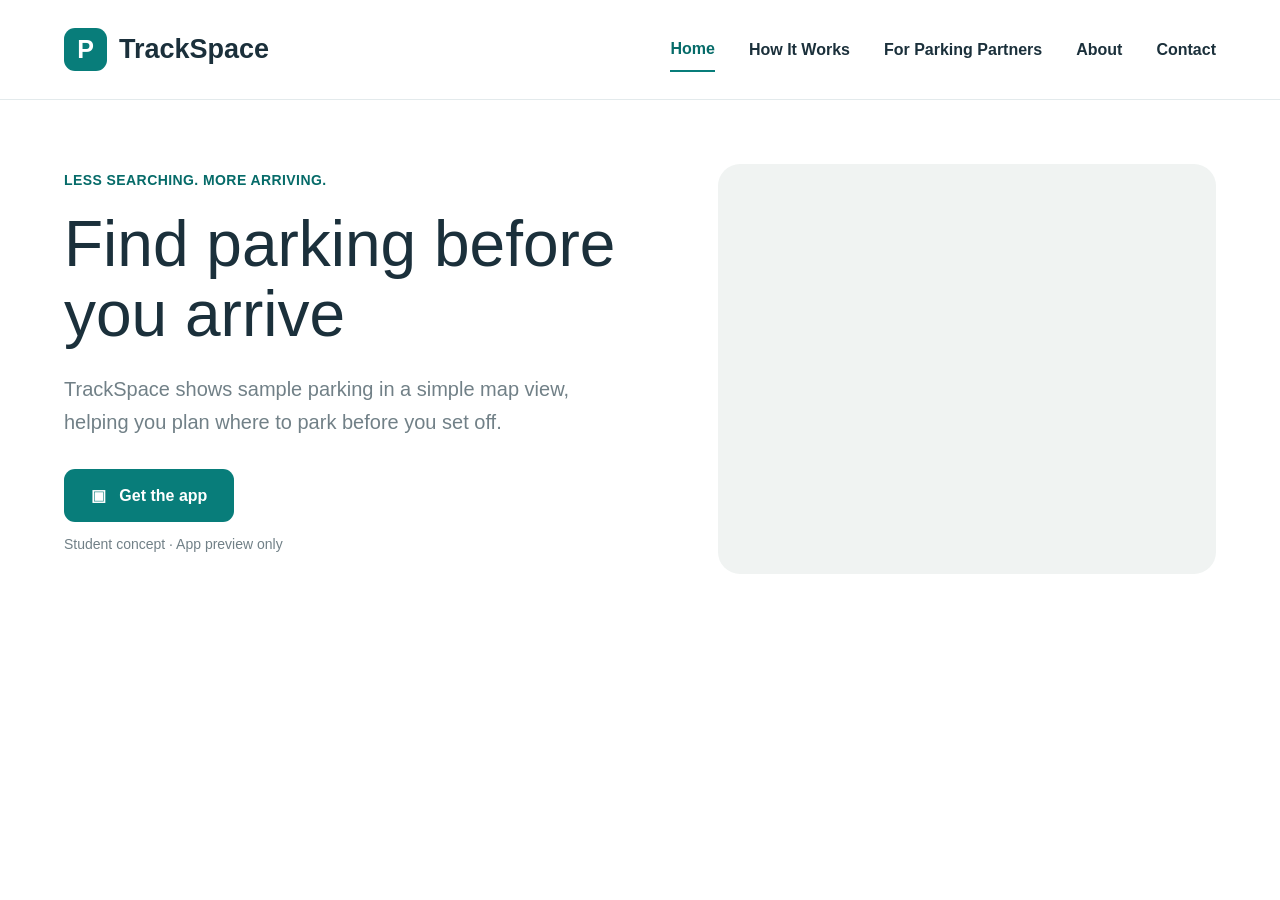
<file: index.html>
<!DOCTYPE html>
<html lang="en">
<head>
  <meta charset="UTF-8">
  <meta name="viewport" content="width=device-width, initial-scale=1">
  <title>TrackSpace — Find parking before you arrive</title>
  <link rel="stylesheet" href="style.css">
  <script src="script.js" defer></script>
</head>
<body>
  <header class="site-header">
    <a class="brand" href="index.html">
      <span class="brand-icon">P</span>
      <span>TrackSpace</span>
    </a>

    <button class="menu-toggle" aria-label="Toggle navigation" aria-expanded="false">☰</button>

    <nav class="navigation">
      <a class="active" href="index.html">Home</a>
      <a href="how-it-works.html">How It Works</a>
      <a href="how-it-works.html#partners">For Parking Partners</a>
      <a href="#about">About</a>
      <a href="#contact">Contact</a>
    </nav>
  </header>

  <main class="container">
    <section class="hero">
      <div class="hero-copy">
        <p class="eyebrow">LESS SEARCHING. MORE ARRIVING.</p>
        <h1>Find parking before you arrive</h1>
        <p class="intro">
          TrackSpace shows sample parking in a simple map view, helping you
          plan where to park before you set off.
        </p>
        <a class="button" href="signin.html">▣ &nbsp; Get the app</a>
        <p class="small-note">Student concept · App preview only</p>
      </div>

      <div class="map-column">
        <div class="map" aria-label="Illustrative map showing sample parking locations">
          <div class="map-block b
</file>
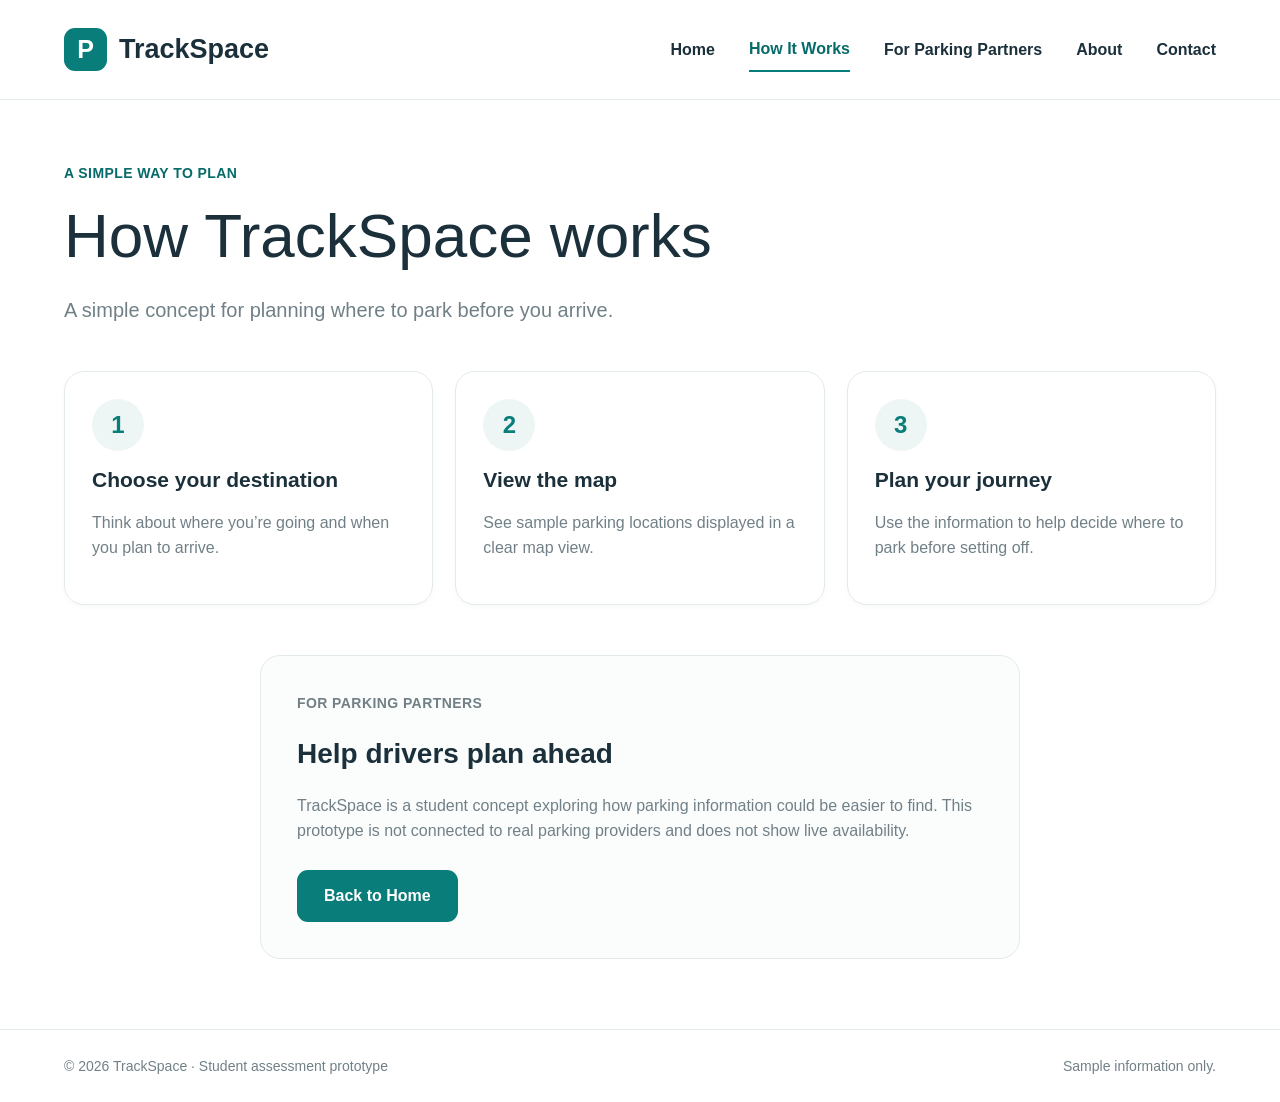
<file: how-it-works.html>
<!DOCTYPE html>
<html lang="en">
<head>
  <meta charset="UTF-8">
  <meta name="viewport" content="width=device-width, initial-scale=1">
  <title>How It Works — TrackSpace</title>
  <link rel="stylesheet" href="style.css">
  <script src="script.js" defer></script>
</head>
<body>
  <header class="site-header">
    <a class="brand" href="index.html">
      <span class="brand-icon">P</span><span>TrackSpace</span>
    </a>
    <button class="menu-toggle" aria-label="Toggle navigation" aria-expanded="false">☰</button>
    <nav class="navigation">
      <a href="index.html">Home</a>
      <a class="active" href="how-it-works.html">How It Works</a>
      <a href="#partners">For Parking Partners</a>
      <a href="index.html#about">About</a>
      <a href="index.html#contact">Contact</a>
    </nav>
  </header>

  <main class="container content-page">
    <p class="eyebrow">A SIMPLE WAY TO PLAN</p>
    <h1>How TrackSpace works</h1>
    <p class="intro">A simple concept for planning where to park before you arrive.</p>

    <section class="steps-grid">
      <article class="step-card">
        <span class="step-number">1</span>
        <h2>Choose your destination</h2>
        <p>Think about where you’re going and when you plan to arrive.</p>
      </article>
      <article class="step-card">
        <span class="step-number">2</span>
        <h2>View the map</h2>
        <p>See sample parking locations displayed in a clear map view.</p>
      </article>
      <article class="step-card">
        <span class="step-number">3</span>
        <h2>Plan your journey</h2>
        <p>Use the information to help decide where to park before setting off.</p>
      </article>
    </section>

    <section class="partner-panel" id="partners">
      <p class="eyebrow">FOR PARKING PARTNERS</p>
      <h2>Help drivers plan ahead</h2>
      <p>
        TrackSpace is a student concept exploring how parking information
        could be easier to find. This prototype is not connected to real
        parking providers and does not show live availability.
      </p>
      <a class="button" href="index.html">Back to Home</a>
    </section>
  </main>

  <footer class="site-footer">
    <span>© 2026 TrackSpace · Student assessment prototype</span>
    <span>Sample information only.</span>
  </footer>
</body>
</html>
</file>
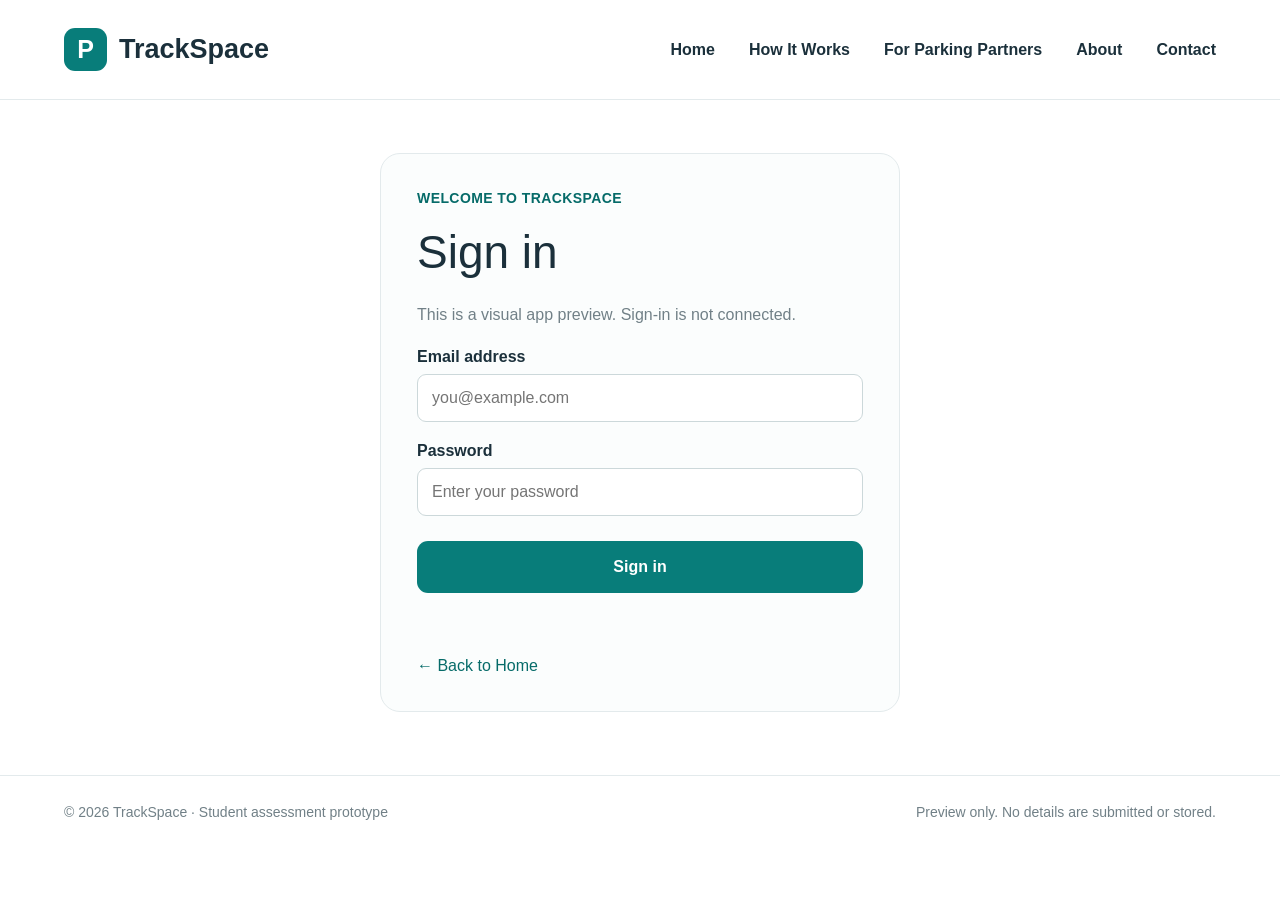
<file: signin.html>
<!DOCTYPE html>
<html lang="en">
<head>
  <meta charset="UTF-8">
  <meta name="viewport" content="width=device-width, initial-scale=1">
  <title>Sign In — TrackSpace</title>
  <link rel="stylesheet" href="style.css">
  <script src="script.js" defer></script>
</head>
<body>
  <header class="site-header">
    <a class="brand" href="index.html">
      <span class="brand-icon">P</span><span>TrackSpace</span>
    </a>
    <button class="menu-toggle" aria-label="Toggle navigation" aria-expanded="false">☰</button>
    <nav class="navigation">
      <a href="index.html">Home</a>
      <a href="how-it-works.html">How It Works</a>
      <a href="how-it-works.html#partners">For Parking Partners</a>
      <a href="index.html#about">About</a>
      <a href="index.html#contact">Contact</a>
    </nav>
  </header>

  <main class="container signin-page">
    <section class="signin-card">
      <p class="eyebrow">WELCOME TO TRACKSPACE</p>
      <h1>Sign in</h1>
      <p class="intro">This is a visual app preview. Sign-in is not connected.</p>

      <form id="signin-form">
        <label for="email">Email address</label>
        <input id="email" type="email" placeholder="you@example.com" required>

        <label for="password">Password</label>
        <input id="password" type="password" placeholder="Enter your password" required>

        <button class="button full-button" type="submit">Sign in</button>
        <p class="form-message" id="form-message" aria-live="polite"></p>
      </form>

      <a class="back-link" href="index.html">← Back to Home</a>
    </section>
  </main>

  <footer class="site-footer">
    <span>© 2026 TrackSpace · Student assessment prototype</span>
    <span>Preview only. No details are submitted or stored.</span>
  </footer>
</body>
</html>
</file>
<file: style.css>
:root {
  --teal: #087d7a;
  --teal-dark: #066b69;
  --ink: #1b303b;
  --muted: #718087;
  --line: #e3eaec;
  --pale: #eef6f5;
  --map-bg: #f0f3f2;
}

* { box-sizing: border-box; }

body {
  margin: 0;
  color: var(--ink);
  background: #fff;
  font-family: Arial, Helvetica, sans-serif;
}

a { color: inherit; text-decoration: none; }

.site-header {
  min-height: 100px;
  padding: 20px 5%;
  display: flex;
  align-items: center;
  justify-content: space-between;
  border-bottom: 1px solid var(--line);
}

.brand {
  display: flex;
  align-items: center;
  gap: 12px;
  font-size: 27px;
  font-weight: 700;
}

.brand-icon {
  width: 43px;
  height: 43px;
  display: grid;
  place-items: center;
  border-radius: 11px;
  background: var(--teal);
  color: #fff;
  font-size: 25px;
}

.navigation { display: flex; align-items: center; gap: 34px; }
.navigation a { padding: 12px 0; font-weight: 600; }
.navigation a:hover, .navigation a.active {
  color: var(--teal-dark);
  border-bottom: 2px solid var(--teal);
}

.menu-toggle {
  display: none;
  border: 0;
  background: none;
  color: var(--ink);
  font-size: 25px;
  cursor: pointer;
}

.container { width: min(1440px, 90%); margin: 0 auto; }

.hero {
  display: grid;
  grid-template-columns: 1.15fr 1fr;
  gap: 7%;
  align-items: center;
  padding: 64px 0 50px;
}

.eyebrow {
  margin: 0 0 22px;
  color: var(--teal-dark);
  font-size: 14px;
  font-weight: 700;
  letter-spacing: .03em;
}

h1 {
  max-width: 700px;
  margin: 0 0 24px;
  font-size: clamp(42px, 5vw, 72px);
  line-height: 1.08;
  font-weight: 500;
}

.intro {
  max-width: 650px;
  color: var(--muted);
  font-size: 20px;
  line-height: 1.65;
}

.button {
  display: inline-block;
  margin-top: 10px;
  padding: 17px 27px;
  border: 0;
  border-radius: 11px;
  background: var(--teal);
  color: white;
  font: inherit;
  font-weight: 700;
  cursor: pointer;
}

.button:hover { background: var(--teal-dark); }
.small-note { color: var(--muted); font-size: 14px; }

.map {
  position: relative;
  height: 410px;
  overflow: hidden;
  border-radius: 22px;
  background: var(--map-bg);
}

.map-block {
  position: absolute;
  width: 18%;
  height: 23%;
  border-radius: 12px;
  background: #e0e7ea;
}
.b1 { left: 5%; top: 7%; } .b2 { left: 29%; top: 5%; }
.b3 { left: 56%; top: 7%; background: #d7e9df; }
.b4 { left: 80%; top: 5%; }
.b5 { left: 5%; top: 39%; } .b6 { left: 29%; top: 39%; }
.b7 { left: 56%; top: 39%; } .b8 { left: 80%; top: 39%; }
.b9 { left: 5%; top: 72%; background: #d7e9df; }
.b10 { left: 29%; top: 72%; } .b11 { left: 56%; top: 72%; }
.b12 { left: 80%; top: 72%; }

.road {
  position: absolute;
  z-index: 1;
  top: 30%;
  left: -5%;
  width: 115%;
  height: 28%;
  border-top: 22px solid rgba(255,255,255,.95);
  transform: rotate(-28deg);
}

.map-label {
  position: absolute;
  z-index: 2;
  color: #76848a;
  font-size: 11px;
}
.road-label { top: 34%; left: 5%; }
.centre-label { right: 28%; bottom: 10%; }

.parking-pin {
  position: absolute;
  z-index: 3;
  width: 48px;
  height: 48px;
  display: grid;
  place-items: center;
  border: 4px solid white;
  border-radius: 15px;
  background: var(--teal);
  color: white;
  font-size: 27px;
  font-weight: 700;
  box-shadow: 0 2px 4px #a9b7b8;
}
.p1 { top: 15%; left: 37%; }
.p2 { top: 50%; right: 26%; }
.p3 { bottom: 25%; left: 17%; }

.location-dot {
  position: absolute;
  z-index: 3;
  left: 53%;
  bottom: 28%;
  width: 17px;
  height: 17px;
  border: 5px solid white;
  border-radius: 50%;
  background: var(--teal);
  box-shadow: 0 0 0 9px #cce8e5;
}

.map-caption {
  position: absolute;
  z-index: 3;
  left: 14px;
  bottom: 13px;
  padding: 8px 12px;
  border-radius: 8px;
  background: white;
  color: var(--muted);
  font-size: 12px;
}

.map-footnote {
  display: flex;
  justify-content: space-between;
  gap: 12px;
  padding-top: 15px;
  color: var(--muted);
  font-size: 14px;
}
.map-footnote strong { color: var(--teal); }

.benefits { padding: 36px 0 70px; }
.section-intro { margin-bottom: 22px; color: var(--muted); font-weight: 700; }
.benefit-grid, .steps-grid {
  display: grid;
  grid-template-columns: repeat(3, 1fr);
  gap: 22px;
}

.benefit-card, .step-card {
  min-height: 185px;
  padding: 27px;
  border: 1px solid var(--line);
  border-radius: 20px;
  box-shadow: 0 2px 5px rgba(20, 50, 60, .03);
}

.benefit-icon, .step-number {
  width: 52px;
  height: 52px;
  display: inline-grid;
  place-items: center;
  border-radius: 15px;
  background: var(--pale);
  color: var(--teal);
  font-size: 24px;
  font-weight: 700;
}
.benefit-card h2 { display: inline-block; margin: 0 0 0 14px; font-size: 21px; }
.benefit-card p, .step-card p, .partner-panel p { color: var(--muted); line-height: 1.6; }

.site-footer {
  display: flex;
  justify-content: space-between;
  gap: 20px;
  padding: 28px 5%;
  border-top: 1px solid var(--line);
  color: var(--muted);
  font-size: 14px;
}

.content-page { min-height: 75vh; padding-top: 65px; padding-bottom: 70px; }
.content-page h1 { font-size: clamp(40px, 5vw, 62px); }
.steps-grid { margin: 44px 0; }
.step-number { border-radius: 50%; }
.step-card h2 { font-size: 21px; }
.partner-panel, .signin-card {
  max-width: 760px;
  margin: 50px auto 0;
  padding: 36px;
  border: 1px solid var(--line);
  border-radius: 20px;
  background: #fbfdfd;
}
.partner-panel h2 { font-size: 28px; }

.signin-page {
  min-height: 75vh;
  display: grid;
  place-items: center;
  padding-top: 45px;
  padding-bottom: 55px;
}
.signin-card { width: min(520px, 100%); margin: 0; }
.signin-card h1 { font-size: 46px; }
.signin-card .intro { font-size: 16px; }
.signin-card label { display: block; margin: 20px 0 8px; font-weight: 700; }
.signin-card input {
  width: 100%;
  padding: 14px;
  border: 1px solid #ccd8da;
  border-radius: 9px;
  font: inherit;
}
.full-button { width: 100%; margin-top: 25px; }
.form-message { min-height: 22px; color: var(--teal-dark); }
.back-link { display: inline-block; margin-top: 10px; color: var(--teal-dark); }

@media (max-width: 850px) {
  .site-header { min-height: 78px; }
  .menu-toggle { display: block; }
  .navigation {
    display: none;
    position: absolute;
    z-index: 10;
    top: 78px;
    left: 0;
    right: 0;
    padding: 18px 5%;
    background: white;
    border-bottom: 1px solid var(--line);
  }
  .navigation.open { display: grid; gap: 8px; }
  .navigation a { padding: 9px 0; }
  .hero { grid-template-columns: 1fr; padding-top: 45px; }
  .map { height: 350px; }
  .benefit-grid, .steps-grid { grid-template-columns: 1fr; }
  .benefit-card { min-height: 150px; }
  .site-footer { flex-direction: column; }
}

@media (max-width: 480px) {
  .brand { font-size: 22px; }
  .brand-icon { width: 38px; height: 38px; }
  .map { height: 280px; }
  .map-footnote { flex-direction: column; }
  .benefit-card h2 { font-size: 18px; }
  .partner-panel, .signin-card { padding: 24px; }
}
</file>
